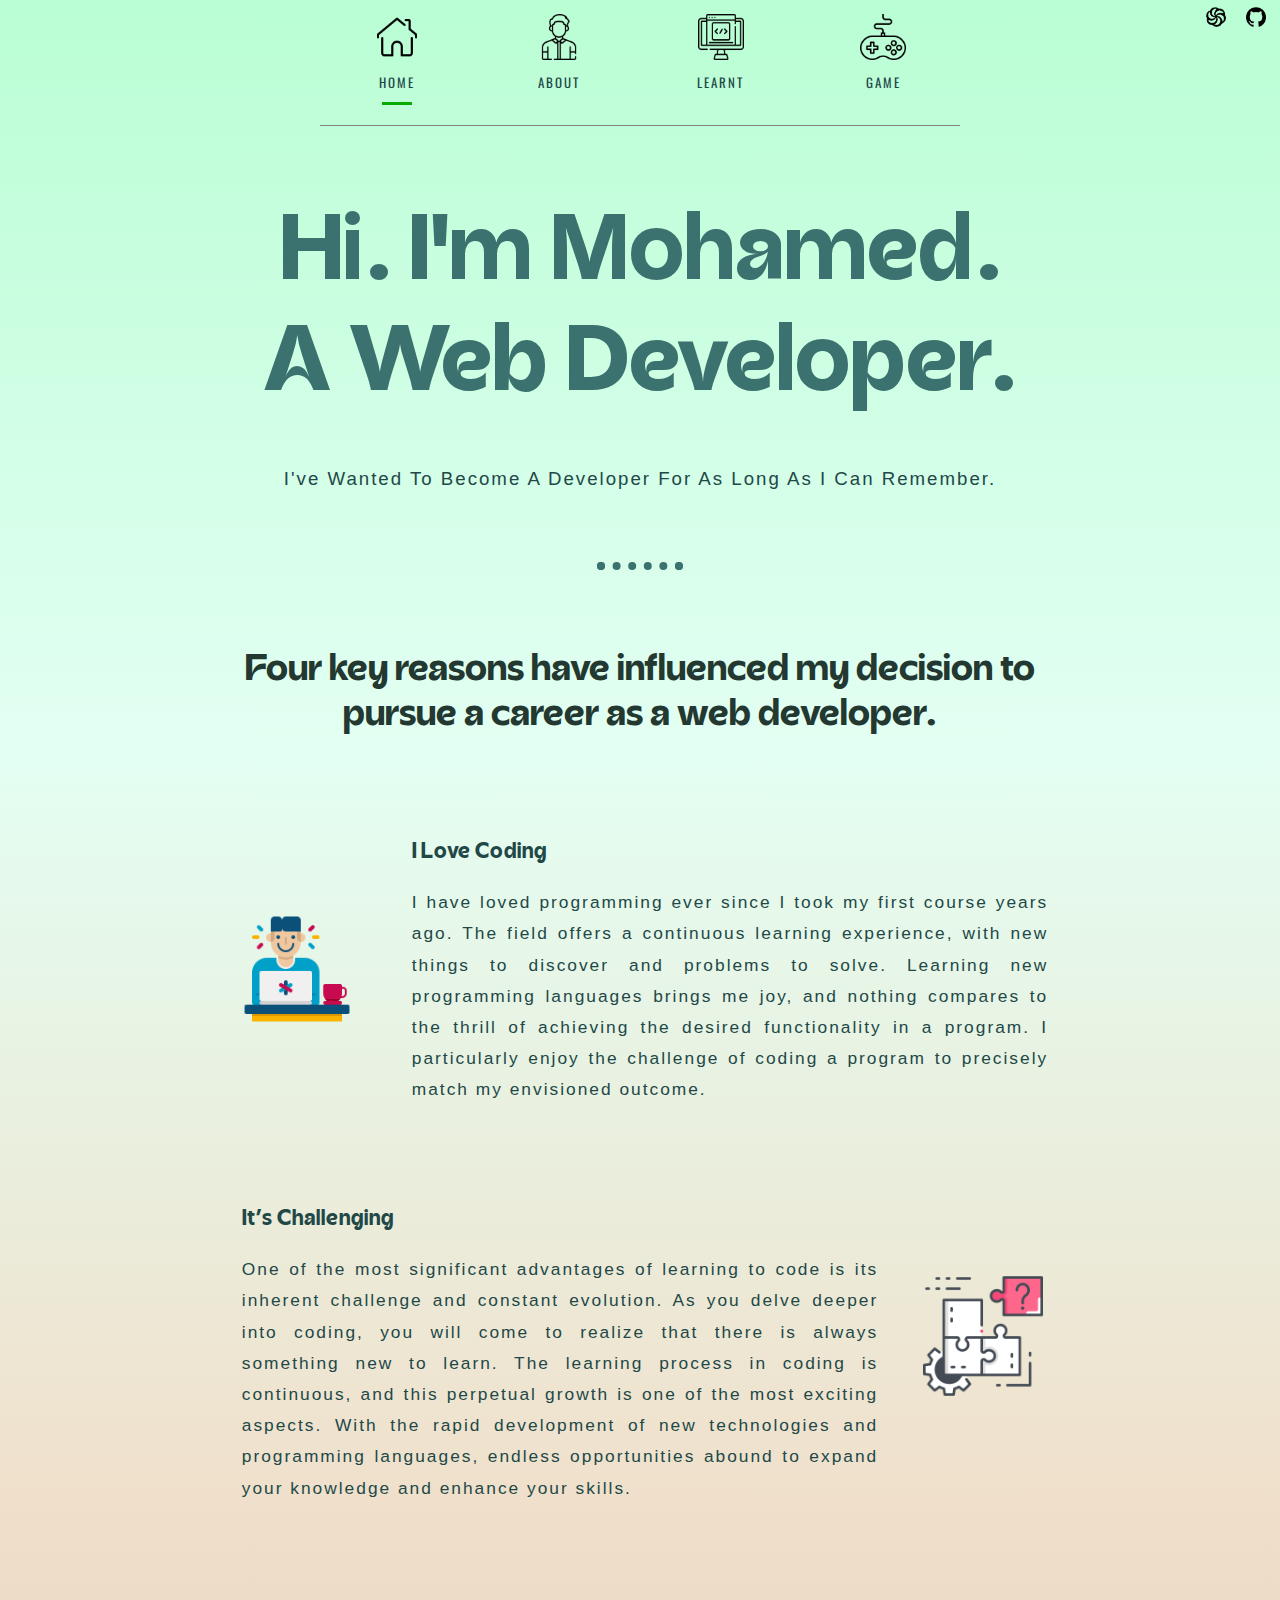
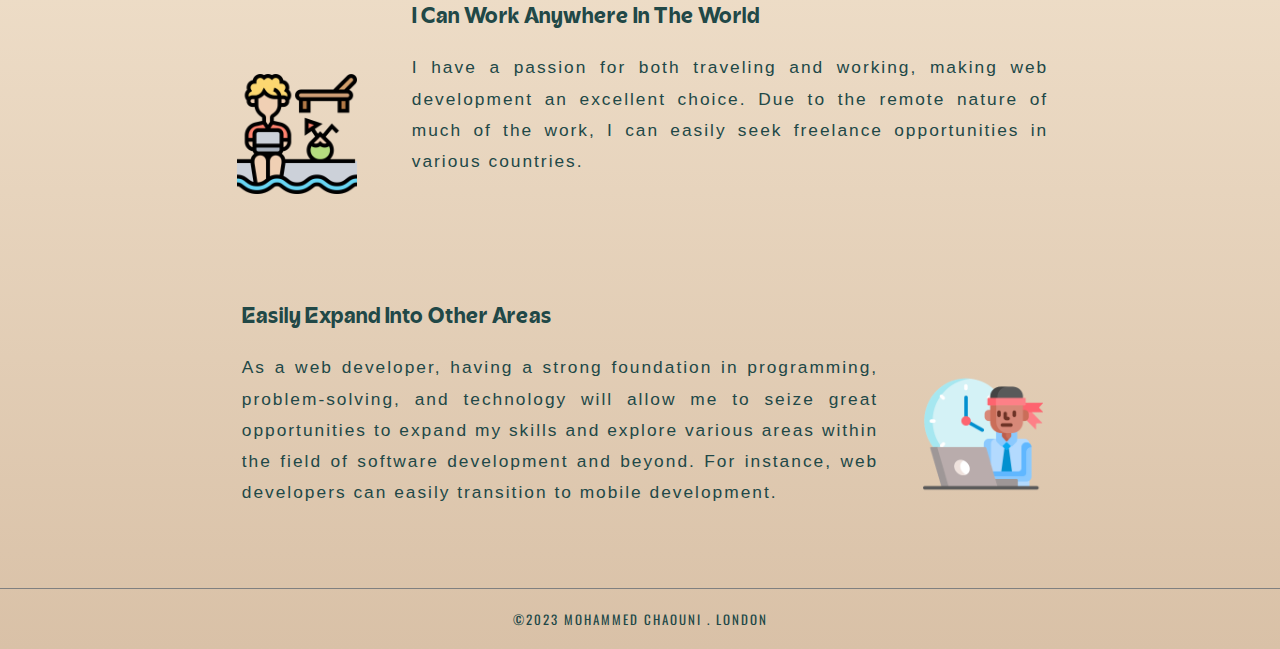
<file: index.html>
<!DOCTYPE html>
<html lang="en">
<head>
    <meta charset="UTF-8">
    <meta http-equiv="X-UA-Compatible" content="IE=edge">
    <meta name="viewport" content="width=device-width, initial-scale=1.0">
    <link rel="icon" href="imgs/favicon.ico">
    <link rel="stylesheet" href="style.css">
    <title>Mohamed Chaouni</title>
</head>
<body>
    <header>
        <nav id="homePageNav">
            <ul>
              <li>
                <a href="index.html">
                  <img src="imgs/homepage.png" alt="homepage logo">
                  <p>Home</p><hr id="opened">
                </a>
              </li>
              <li>
                <a href="about.html">
                  <img src="imgs/businessman.png" alt="homepage logo">
                  <p>About</p><hr>
                </a>
              </li>
              <li>
                <a href="learnt.html">
                  <img src="imgs/coding.png" alt="">
                  <p>learnt</p><hr>
                </a>
              </li>
              <li>
                <a href="games.html">
                  <img src="imgs/joystick.png" alt="">
                  <p>Game</p><hr>
                </a>
              </li>
            </ul>
        </nav>
        <div id="floating-menu">
          <a href="#" onclick="showCodewareScore()"><img src="imgs/4691329_codewars_icon.png" alt="codawars logo"></a>
          <a href="https://github.com/ShMuhammad/personal_website" target="_blank"><img src="imgs/github.png" alt="github logo"></a>
        </div>
        <div id="codeware_score"></div>
    </header>

    <main>
      <div class="h1Div">
        <h1><span class="hi">Hi.</span> I'm Mohamed.<br>a web developer.</h1>
      </div>  
      <p>I've wanted to become a developer for as long as I can remember.</p>
      <br><br><br><hr><br>
      <h2>Four key reasons have influenced my decision to pursue a career as a web developer.</h2>
      <article>
        <div class="skill-row">
          <img class="homeImages" src="imgs/freelance.png" alt="coding_img">
          <div>
            <h3>I love coding</h3>
            <p>I have loved programming ever since I took my first course years ago. 
              The field offers a continuous learning experience, with new things to discover and problems to solve. 
              Learning new programming languages brings me joy, and nothing compares to the thrill of achieving the desired functionality in a program. 
              I particularly enjoy the challenge of coding a program to precisely match my envisioned outcome.</p>
          </div>
        </div>
      </article>
      
      <article>
        <div class="skill-row">
          <img class="homeImages imgFloat" src="imgs/problem.png" alt="Challenging image">
          <div>
            <h3>It’s Challenging</h3>
            <p>One of the most significant advantages of learning to code is its inherent challenge and constant evolution. 
              As you delve deeper into coding, you will come to realize that there is always something new to learn. 
              The learning process in coding is continuous, and this perpetual growth is one of the most exciting aspects. 
              With the rapid development of new technologies and programming languages, endless opportunities abound to expand your knowledge and enhance your skills.</p>
            </div>  
          </div>
      </article>
   
      <article>
        <div class="skill-row">
          <img class="homeImages" src="imgs/digital-nomad.png" alt="work anywhere image">
          <div>
            <h3>I can work anywhere in the world</h3>
            <p> I have a passion for both traveling and working, making web development an excellent choice. 
              Due to the remote nature of much of the work, I can easily seek freelance opportunities in various countries.</p>
          </div>  
        </div>
      </article>
      <article>
        <div class="skill-row">
          <img class="homeImages imgFloat" src="imgs/hard-work.png" alt="hard work image">
          <div>
            <h3>Easily Expand into Other Areas</h3>
            <p>As a web developer, having a strong foundation in programming, problem-solving, 
              and technology will allow me to seize great opportunities to expand my skills and explore various areas within the field of software development and beyond. For instance, web developers can easily transition to mobile development.</p>
            </div>
        </div>
      </article>
      
    </main>
    
    <footer>
      <p>©2023 Mohammed Chaouni . London</p>
    </footer>

    <script src="script.js"></script>
</body>
</html>


  <!--<a href="https://www.flaticon.com/free-icons/homepage" title="homepage icons">Homepage icons created by Frey Wazza - Flaticon</a>-->
  <!--<a href="https://www.flaticon.com/free-icons/joystick" title="joystick icons">Joystick icons created by Good Ware - Flaticon</a>-->
  <!--<a href="https://www.flaticon.com/free-icons/person" title="person icons">Person icons created by Freepik - Flaticon</a>-->
  <!--<a href="https://www.flaticon.com/free-icons/library" title="library icons">Library icons created by Smashicons - Flaticon</a>-->
  <!--<a href="https://www.flaticon.com/free-icons/moon" title="moon icons">Moon icons created by Freepik - Flaticon</a>-->
  <!--<a href="https://www.freepik.com/free-vector/code-typing-concept-illustration_10259340.htm#query=coding&position=17&from_view=search&track=sph">Image by storyset</a> on Freepik-->
</file>
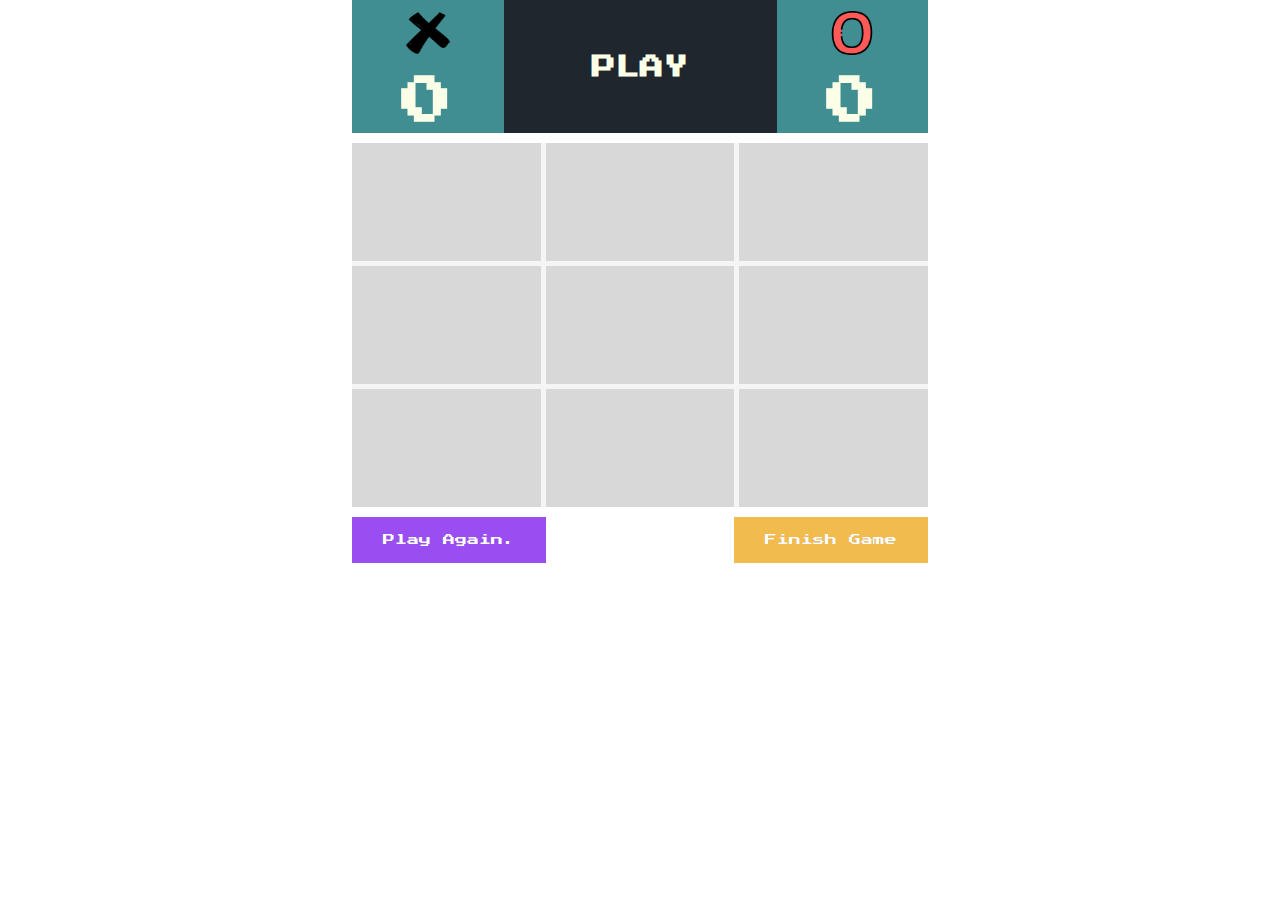
<file: tic_tac_toe_game/index.html>
<!DOCTYPE html>
<html lang="en" dir="ltr">
  <head>
    <meta charset="utf-8">
    <link rel="preconnect" href="https://fonts.googleapis.com">
    <link rel="preconnect" href="https://fonts.gstatic.com" crossorigin>
    <link href="https://fonts.googleapis.com/css2?family=Press+Start+2P&display=swap" rel="stylesheet"> 
    <link rel="stylesheet" href="styles.css">
    <title>Tic Tac Toe</title>
  </head>

  <body>
    <main>

      <section id="result">
        <div class="playerX">
          <img src="images/delete-cross.png" alt="x player image">
          <p id="playerXScore">0</p>      
        </div>
        <div class="resultText">
          <h2 id="resultText">PLAY</h2>
        </div>
        <div class="playerX">
          <img src="images/o.png" alt="o player image">
          <p id="playerOScore">0</p>
        </div>
      </section>

      <section class="buttonSection">
        <div class="buttonDiv">
          <input type="button" name="btn1" value="" onclick="">
          <input type="button" name="btn2" value="" onclick="">
          <input type="button" name="btn3" value="" onclick="">
          <input type="button" name="btn4" value="" onclick="">
          <input type="button" name="btn5" value="" onclick="">
          <input type="button" name="btn6" value="" onclick="">
          <input type="button" name="btn7" value="" onclick="">
          <input type="button" name="btn8" value="" onclick="">
          <input type="button" name="btn9" value="" onclick="">
        </div>
      </section>

      <div class="twoBtns">
        <button onclick="playAgain()">Play Again.</button>
        <button onclick="finishTheGame()">Finish Game</button>
      </div> 

    </main>
    <script src="scripts.js"></script>
  </body>
</html>
</file>
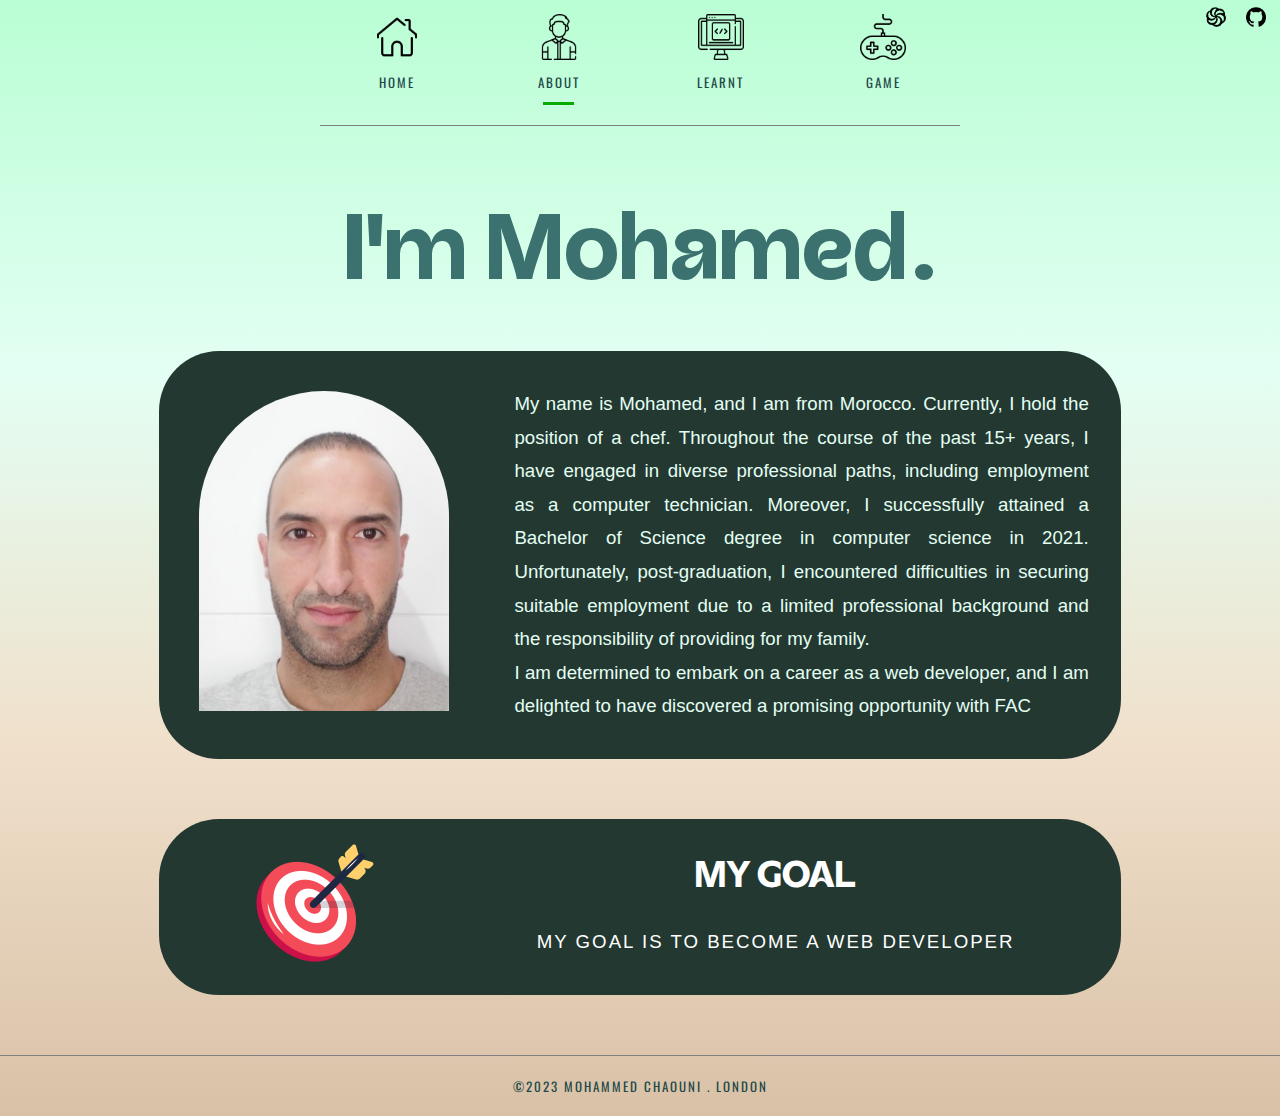
<file: about.html>
<!DOCTYPE html>
<html lang="en">
<head>
    <meta charset="UTF-8">
    <meta name="viewport" content="width=device-width, initial-scale=1.0">
    <link rel="icon" href="imgs/favicon.ico">
    <link rel="stylesheet" href="style.css">
    <title>Mohamed Chaouni</title>
</head>
<body>
    <header>
        <nav>
            <ul>
              <li>
                <a href="index.html">
                  <img src="imgs/homepage.png" alt="homepage logo">
                  <p>Home</p><hr>
                </a>
              </li>
              <li>
                <a href="about.html">
                  <img src="imgs/businessman.png" alt="homepage logo">
                  <p>About</p><hr  id="opened">
                </a>
              </li>
              <li>
                <a href="learnt.html">
                  <img src="imgs/coding.png" alt="">
                  <p>learnt</p><hr>
                </a>
              </li>
              <li>
                <a href="games.html">
                  <img src="imgs/joystick.png" alt="">
                  <p>Game</p><hr>
                </a>
              </li>
            </ul>
        </nav>
        <div id="floating-menu">
          <a href="#" onclick="showCodewareScore()"><img src="imgs/4691329_codewars_icon.png" alt="codawars logo"></a>
          <a href="https://github.com/ShMuhammad/personal_website" target="_blank"><img src="imgs/github.png" alt=""></a>
        </div>
        <div id="codeware_score"></div>
    </header>
    <main>
      <div class="h1Div">
        <h1>I'm Mohamed.</h1>
      </div>
      <section>
        <div id="container">
          <img id="myPic" src="imgs/pic.jpg" alt="my picture">
          <p id="aboutMeP">My name is Mohamed, and I am from Morocco. Currently, I hold the position of a chef. 
            Throughout the course of the past 15+ years, I have engaged in diverse professional paths, including employment as a computer technician. 
            Moreover, I successfully attained a Bachelor of Science degree in computer science in 2021. Unfortunately, post-graduation, 
            I encountered difficulties in securing suitable employment due to a limited professional background and the responsibility of providing for my family. <br>
            I am determined to embark on a career as a web developer, and I am delighted to have discovered a promising opportunity with FAC</p>
        </div>
        </section>
        <section id="middleSection">
          <img src="imgs/target.png" alt="targer image">
          <div id="goalText">
            <h2>My goal</h2>
            <p>My goal is to become a web developer</p>
          </div>
        </section>

    </main>

    <footer>
      <p>©2023 Mohammed Chaouni . London</p>
    </footer>

    <script src="script.js"></script>
</body>
</html>


  <!--<a href="https://www.flaticon.com/free-icons/homepage" title="homepage icons">Homepage icons created by Frey Wazza - Flaticon</a>-->
  <!--<a href="https://www.flaticon.com/free-icons/joystick" title="joystick icons">Joystick icons created by Good Ware - Flaticon</a>-->
  <!--<a href="https://www.flaticon.com/free-icons/person" title="person icons">Person icons created by Freepik - Flaticon</a>-->
  <!--<a href="https://www.flaticon.com/free-icons/library" title="library icons">Library icons created by Smashicons - Flaticon</a>-->
  <!--<a href="https://www.flaticon.com/free-icons/moon" title="moon icons">Moon icons created by Freepik - Flaticon</a>-->
</file>
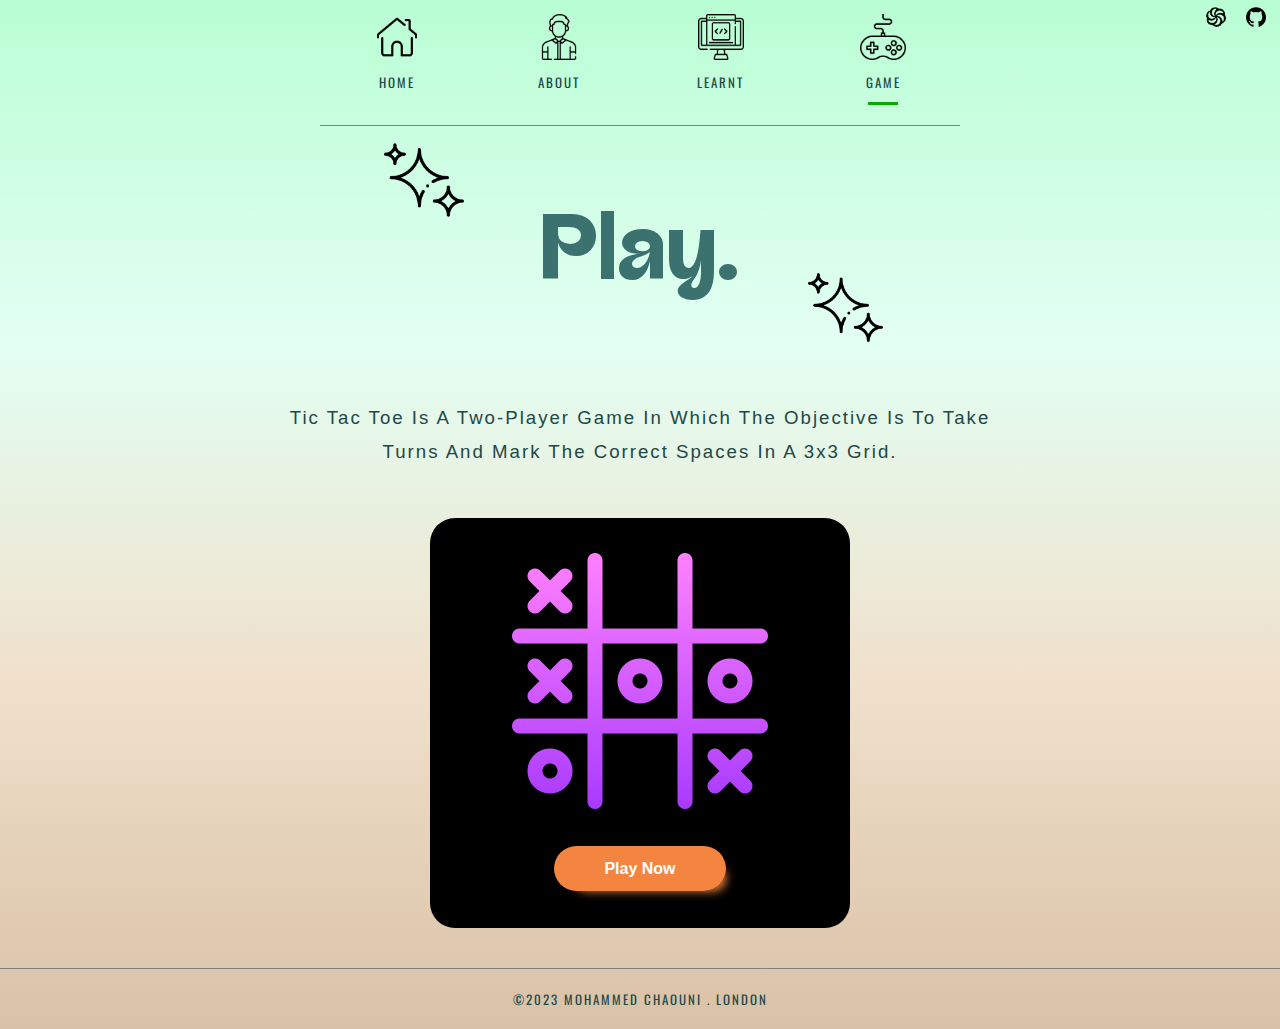
<file: games.html>
<!DOCTYPE html>
<html lang="en">
<head>
    <meta charset="UTF-8">
    <meta name="viewport" content="width=device-width, initial-scale=1.0">
    <link rel="icon" href="imgs/favicon.ico">
    <link rel="stylesheet" href="style.css">
    <title>Mohamed Chaouni</title>
</head>
<body>
    <header>
        <nav>
            <ul>
              <li>
                <a href="index.html">
                  <img src="imgs/homepage.png" alt="homepage logo">
                  <p>Home</p><hr>
                </a>
              </li>
              <li>
                <a href="about.html">
                  <img src="imgs/businessman.png" alt="homepage logo">
                  <p>About</p><hr>
                </a>
              </li>
              <li>
                <a href="learnt.html">
                  <img src="imgs/coding.png" alt="">
                  <p>learnt</p><hr>
                </a>
              </li>
              <li>
                <a href="games.html">
                  <img src="imgs/joystick.png" alt="">
                  <p>Game</p><hr   id="opened">
                </a>
              </li>
            </ul>
        </nav>
        <div id="floating-menu">
          <a href="#" onclick="showCodewareScore()"><img src="imgs/4691329_codewars_icon.png" alt="codawars logo"></a>
          <a href="https://github.com/ShMuhammad/personal_website" target="_blank"><img src="imgs/github.png" alt=""></a>
        </div>
        <div id="codeware_score"></div>
    </header>

    <main id="gameMain">
      <div class="h1Div">
        <h1>Play.</h1>
      </div>
      <img id="leftImg" src="imgs/star.png" alt="star image">
      <img id="rightImg" src="imgs/star.png" alt="star image">
      <p id="gameP">Tic Tac Toe is a two-player game in which the objective is to take turns and mark the correct spaces in a 3x3 grid.</p>
      <section class="gameSection">
        <img src="imgs/tic-tac-toe.png" alt="tic-tac-toe game">
        <a href="tic_tac_toe_game/index.html" target="_blank">Play Now</a>
      </section>
      
    </main>
    <footer>
      <p>©2023 Mohammed Chaouni . London</p>
    </footer>

    <script src="script.js"></script>
</body>
</html>


  <!--<a href="https://www.flaticon.com/free-icons/homepage" title="homepage icons">Homepage icons created by Frey Wazza - Flaticon</a>-->
  <!--<a href="https://www.flaticon.com/free-icons/joystick" title="joystick icons">Joystick icons created by Good Ware - Flaticon</a>-->
  <!--<a href="https://www.flaticon.com/free-icons/person" title="person icons">Person icons created by Freepik - Flaticon</a>-->
  <!--<a href="https://www.flaticon.com/free-icons/library" title="library icons">Library icons created by Smashicons - Flaticon</a>-->
  <!--<a href="https://www.flaticon.com/free-icons/moon" title="moon icons">Moon icons created by Freepik - Flaticon</a>-->
</file>
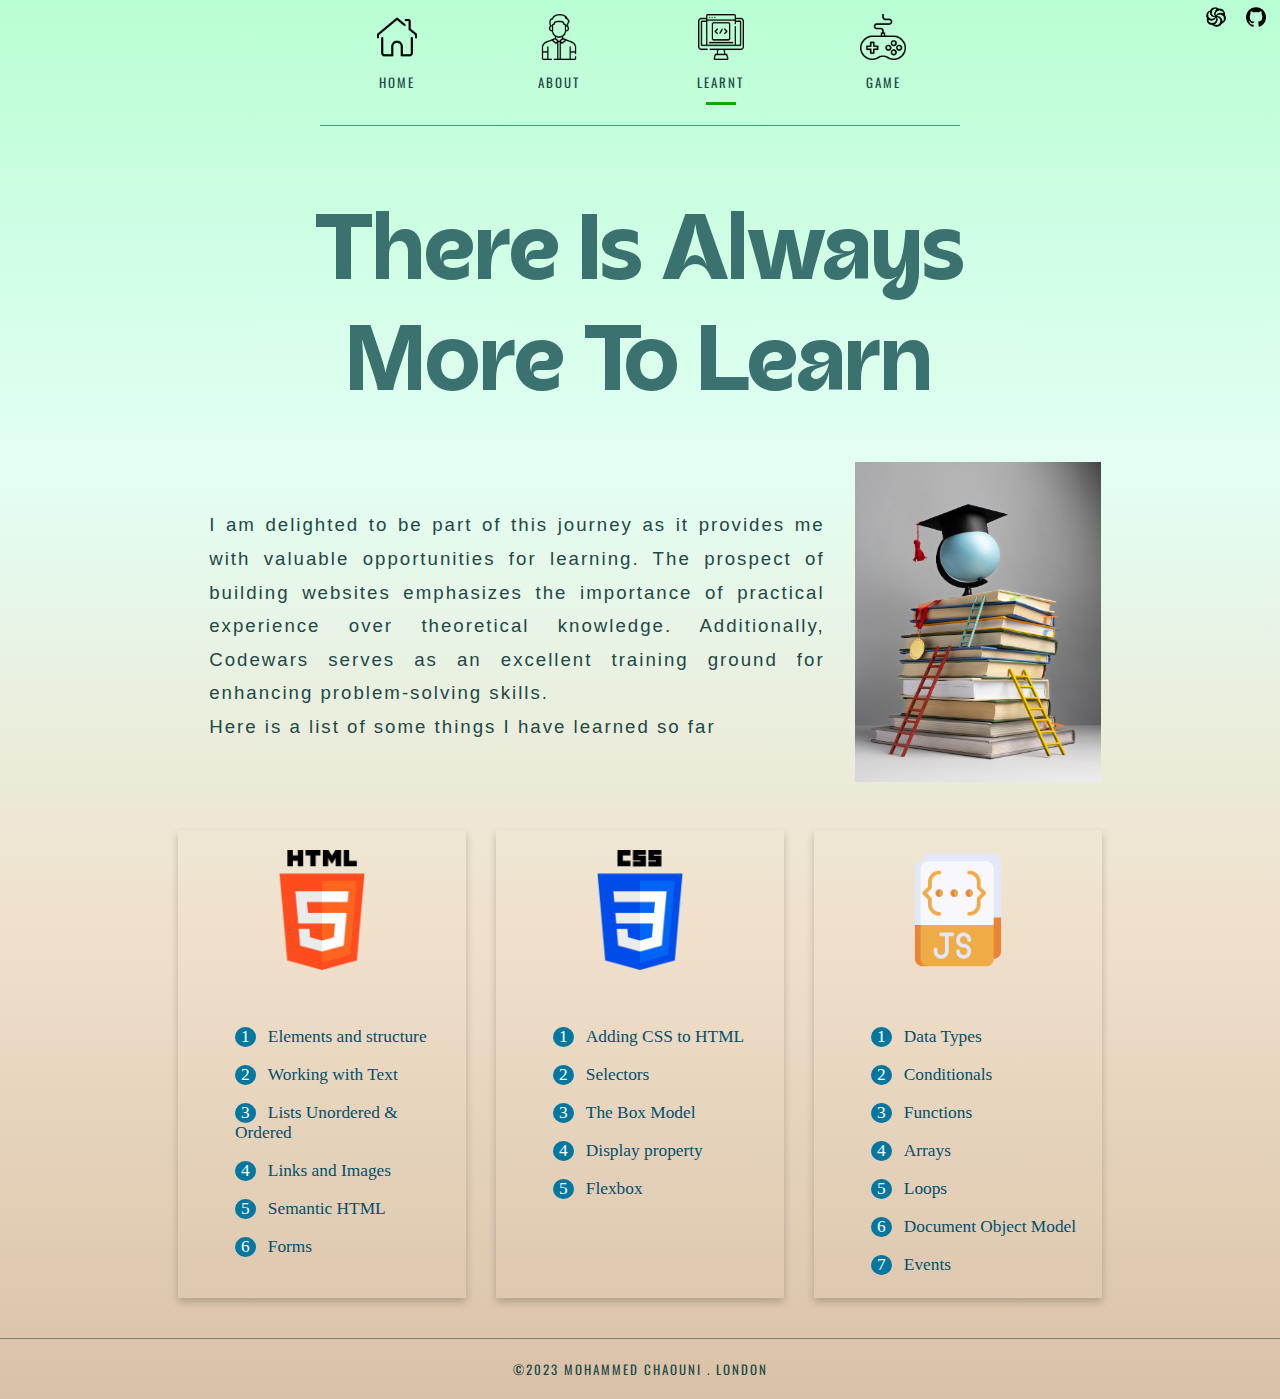
<file: learnt.html>
<!DOCTYPE html>
<html lang="en">
<head>
    <meta charset="UTF-8">
    <meta name="viewport" content="width=device-width, initial-scale=1.0">
    <link rel="icon" href="imgs/favicon.ico">
    <link rel="stylesheet" href="style.css">
    <title>Mohamed Chaouni</title>
</head>
<body>
    <header>
        <nav>
            <ul>
              <li>
                <a href="index.html">
                  <img src="imgs/homepage.png" alt="homepage logo">
                  <p>Home</p><hr>
                </a>
              </li>
              <li>
                <a href="about.html">
                  <img src="imgs/businessman.png" alt="homepage logo">
                  <p>About</p><hr>
                </a>
              </li>
              <li>
                <a href="learnt.html">
                  <img src="imgs/coding.png" alt="">
                  <p>learnt</p><hr  id="opened">
                </a>
              </li>
              <li>
                <a href="games.html">
                  <img src="imgs/joystick.png" alt="">
                  <p>Game</p><hr>
                </a>
              </li>
            </ul>
        </nav>
        <div id="floating-menu">
          <a href="#" onclick="showCodewareScore()"><img src="imgs/4691329_codewars_icon.png" alt="codawars logo"></a>
          <a href="https://github.com/ShMuhammad/personal_website" target="_blank"><img src="imgs/github.png" alt=""></a>
        </div>
        <div id="codeware_score"></div>
    </header>

    <main>
      <article>
        <div class="h1Div">
          <h1>There Is Always More To Learn</h1>
        </div>
        <div class="learingImg">
          <p>I am delighted to be part of this journey as it provides me with valuable opportunities for learning. 
            The prospect of building websites emphasizes the importance of practical experience over theoretical knowledge. 
            Additionally, Codewars serves as an excellent training ground for enhancing problem-solving skills. <br>Here is a list of some things I have learned so far</p>
          <img src="imgs/education-day.jpg" alt="learing image">
        </div> 
      </article>
      <section class="learntCards">
        <div class="card">
          <img src="imgs/html-5.png" alt="html logo">
          <div class="container">
            <ol>
              <li>Elements and structure</li>
              <li>Working with Text</li>
              <li>Lists Unordered & Ordered</li>
              <li>Links and Images</li>
              <li>Semantic HTML</li>
              <li>Forms</li>
            </ol>
          </div>
        </div>
        <div class="card">
          <img src="imgs/css-3.png" alt="css logo">
          <div class="container">
            <ol>
              <li>Adding CSS to HTML</li>
              <li>Selectors</li>
              <li>The Box Model</li>
              <li>Display property</li>
              <li>Flexbox</li>
            </ol>
          </div>
        </div>
        <div class="card">
          <img src="imgs/java-script.png" alt="js logo">
          <div class="container">
            <ol>
              <li>Data Types</li>
              <li>Conditionals</li>
              <li>Functions</li>
              <li>Arrays</li>
              <li>Loops</li>
              <li>Document Object Model</li>
              <li>Events</li>
            </ol>
          </div>
        </div>
      </section>
    </main>
    <footer>
      <p>©2023 Mohammed Chaouni . London</p>
    </footer>

    <script src="script.js"></script>
</body>
</html>


  <!--<a href="https://www.flaticon.com/free-icons/homepage" title="homepage icons">Homepage icons created by Frey Wazza - Flaticon</a>-->
  <!--<a href="https://www.flaticon.com/free-icons/joystick" title="joystick icons">Joystick icons created by Good Ware - Flaticon</a>-->
  <!--<a href="https://www.flaticon.com/free-icons/person" title="person icons">Person icons created by Freepik - Flaticon</a>-->
  <!--<a href="https://www.flaticon.com/free-icons/library" title="library icons">Library icons created by Smashicons - Flaticon</a>-->
  <!--<a href="https://www.flaticon.com/free-icons/moon" title="moon icons">Moon icons created by Freepik - Flaticon</a>-->
</file>
<file: style.css>
@import url('https://fonts.googleapis.com/css2?family=Oswald&family=Raleway:wght@700;800&display=swap');
@import url('https://fonts.googleapis.com/css2?family=Montserrat&family=Oswald&family=Raleway:wght@700;800&display=swap');
@font-face {
    font-family: 'Acorn';
    src: local('Acorn Bold'), local('Acorn-Bold'),
        url(fonts/Acorn-Bold.woff2) format('woff2'),
        url(fonts/Acorn-Bold.woff) format('woff'),
        url(fonts/Acorn-Bold.ttf) format('truetype');
    font-weight: 1000;
    
    font-family: 'Montserrat', sans-serif;
    font-family: 'Oswald', sans-serif;
    font-family: 'Raleway', sans-serif;
  }
  

body{
    padding: 0;
    margin: 0;
    background: linear-gradient(to bottom, #b9fed4, #E3FFF3,  #f0e0cb, #D9C1A7);  
    text-align: center;
}

#floating-menu{
    position: fixed;
    top: 2px;
    right: 6px;
    width: fit-content;
    height: fit-content;
    padding: 5px 8px;
    display: flex;
    flex-flow: row;
    align-items: center; 
    justify-content: space-between;
    gap: 20px;
}

#floating-menu img{
    width: 20px;
    height: 20px;
    padding: 0;
}

#codeware_score{
    width: 24%;
    height: 26px;
    position: fixed;
    top: 35px;
    right: 0;
    background-color: #000000;
    background-image: url("https://www.codewars.com/users/MohammedChaouni/badges/small");
    background-repeat: no-repeat;
    background-position:  center;
    visibility: hidden; 

}

header{
    width: 100%;
    height: 200px;
    margin: auto;    
}

nav {
    width: 50%;
    padding: 8px 0;
    margin: auto;
    color: #000000;  
    border-bottom: 1px solid gray;
}

#homePageNav{
    animation-name: navBarMove;
    animation-duration: 1s;
}

@keyframes navBarMove {
    0% {transform: translateY(-100%); opacity: 0.10;}
    50% {transform: translateY(60%); opacity: 0.50;}
    100% {transform: translateY(0%);}
}

.hi{
    display: inline-block;
    animation-name: shake;
    animation-duration: 5s;
    animation-delay: 1s;
    animation-iteration-count: 2;
}
@keyframes shake{
    0% { transform: translate(1px, 1px) rotate(0deg); color: rgb(250, 32, 32);}
    20% { transform: translate(-1px, 0px) rotate(10deg); color: rgb(179, 5, 124);}
    40% { transform: translate(1px, -1px) rotate(-10deg); color: rgb(250, 110, 45);}
    80% { transform: translate(-1px, -1px) rotate(8deg);color: rgb(47, 64, 245);}
    100% { transform: translate(0px, -0px) rotate(-9deg); color: rgb(12, 244, 16);} 
}
  
ul {
    padding: 0;
    margin: auto;
    width: 100%;
    list-style-type: none;
    display: inline-flex;
    gap: 8px;
    align-items: center;
}

li {
  padding: 6px 1px;
  flex-grow: 1; 
  text-align: center;
}

img{
    height:  46px;
    width:46px;
    padding-bottom: 8px;
}

p{
    font-family: 'Oswald', sans-serif;
    letter-spacing: 2px;
    font-size: 13px;
    text-transform: uppercase;
    color: rgb(33, 72, 71);
    margin: 0;
    padding: 0;
}

#liHeader1{
  flex-grow: 4;
}
  
a {
    color: #fff;
    text-decoration: none;
}

hr{
    background: red;
    width: 20%;
    position: relative;
    top: 2px;
    border: none;
    height: 3px; 
    visibility: hidden;  
}

#opened {
    background: rgb(9, 171, 0);
    visibility: visible;
}

a:hover hr {
    visibility: visible;
}

/* ------------------ Main Style ---------------*/
main{
    width: 90%;
    margin: auto;
    
}

.h1Div{
    width: 70%;
    margin: auto;
    display: block;
}

.h1Div h1{
    margin: 0 0 40px 0;
    font-family: Acorn, sans-serif;
    text-transform: capitalize;
    font-size: 70pt;
    letter-spacing: 0;
    text-align: center;
    color: rgb(59, 113, 111);   
}

main p{
    margin: auto;
    width: 70%;
    font-family: 'Segoe UI', Tahoma, Geneva, Verdana, sans-serif;
    font-size: 14pt;
    text-align: center;
    line-height: 1.8;
    text-transform: capitalize;
}

main hr{
    width: 6%;
    border: dotted rgb(59, 113, 111) 8px;
    border-bottom: none;
    margin: 10px auto;
    visibility: visible;
    background-color: transparent;  
}

h2{
    font-family: Acorn, sans-serif;
    font-size: 28pt;
    color: rgb(35, 56, 49);
    font-weight: bold;
    padding: 50px 0 0 0; 
    width: 70%; 
    margin: auto;
}

.skill-row{
    width: 70%;
    margin: 80px auto;
    display:flex; 
}

.skill-row h3 {
    font-family: Acorn, sans-serif;
    font-size: 26pt;
    color: rgb(33, 72, 71);
    text-align: left;
    flex-basis: 60%;
    flex-shrink: 1;
    font-size: 16pt;
    text-transform: capitalize;
    padding: 0 5px;
}

.skill-row p{
    text-align: justify;
    width: 100%;
    padding: 0 5px;
    margin: 0;  
    font-size: 13pt;
    text-transform: none;
    font-family: Arial, Helvetica, sans-serif;
}
  
.homeImages {
    width: 120px;
    height: 120px;
    padding: 90px 50px 10px 0;  
}

.imgFloat{
    order: 2;
    padding: 90px 0 10px 50px; 
}
  


/*------------------Game Page-------------------------*/
#leftImg{
    position: absolute;
    width: 80px;
    height: 80px;
    top: 140px;
    left: 30%;
}
    

#rightImg{
    position: absolute;
    width: 75px;
    height: 75px;
    top: 270px;
    right: 31%;
}

#gameP{
    padding: 50px 0;
}

#gameMain{
    width: 80%;
    margin: 0px auto 40px;
}

.gameSection{
    margin: auto;
    width: 40%;
    height: 400px;
    padding: 5px;
    background-color: #000000;
    border-radius: 25px;
}

.gameSection img{
    display: block;
    margin: 30px auto 40px auto;
    width: 256px;
    height: 256px;

}

.gameSection a {
    margin: 5px auto;
    background: #f48540;
    border-radius: 999px;
    box-shadow: #f48540 10px 10px 10px -10px;
    box-sizing: border-box;
    color: #FFFFFF;
    cursor: pointer;
    font-family: Inter,Helvetica,"Apple Color Emoji","Segoe UI Emoji",NotoColorEmoji,"Noto Color Emoji","Segoe UI Symbol","Android Emoji",EmojiSymbols,-apple-system,system-ui,"Segoe UI",Roboto,"Helvetica Neue","Noto Sans",sans-serif;
    font-size: 16px;
    font-weight: 700;
    line-height: 24px;
    opacity: 1;
    outline: 0 solid transparent;
    padding: 14px 50px;
    width: fit-content;
    word-break: break-word;
    border: 0;
}

/*------------------Learnt Page-------------------------*/
.learingImg{
    margin: auto;
    width: 80%;
    display: flex;
}

.learingImg img{
   width: 28%;
   height: 320px;
}

.learingImg p{
   text-align: justify;
   text-transform: none;
   padding: 5px 30px;
 }



.learntCards{
    display: flex;
    gap: 30px;
    justify-content: center;
    margin: 40px 0;
}

.card {
    box-shadow: 0 4px 8px 0 rgba(0,0,0,0.2);
    transition: 0.3s;
    width: 25%;
    height: fit-content;
}

.card:hover {
    box-shadow: 0 10px 18px 0 rgba(0,0,0,0.2);
}
  
.card img {
    padding: 20px;
    width: 120px;
    height: 120px;
}
  
.container {
    padding: 2px 16px;
    height: 300px;
}

.container ol {
    margin-top: 25px;
    list-style: none;
    counter-reset: item;
  }
  .container li {
    counter-increment: item;
    margin-bottom: 6px;
    text-align: left;
    font-size: 13pt;
   
    color: rgb(2, 80, 106);
  }
  .container li:before {
    margin-right: 12px;
    content: counter(item);
    background: rgb(3, 119, 157);
    border-radius: 100%;
    color: white;
    width: 1.2em;
    text-align: center;
    display: inline-block;
  }
 

/*------------------About me Page-------------------------*/
#container {
    width: 80%;
    margin: auto;
    padding: 20px;
    display: flex;
    align-items: center;
    justify-content: center;
    background-color: rgb(35, 56, 49);
    border-radius: 60px;
  }


#myPic{
   width: 260px;
   height: 320px;
   margin: 20px;
   border-top-left-radius: 180px;
   border-top-right-radius: 180px;
  
  }

  #aboutMeP{
    margin-left: 45px;
    text-align: justify;
    color: #E3FFF3;
    font-family: Arial, Helvetica, sans-serif;
    text-transform: none;
    letter-spacing: normal;
    padding: 0 12px 0 0;
  }

  #middleSection{
    margin: 60px auto;
    width: 80%;
    background-color: rgb(35, 56, 49);
    padding: 20px;
    display: flex;
    justify-content: center;
    border-radius: 60px;
  }
 
#goalText{
    width: 55%;
    margin: auto;
  }


#goalText > *{
    text-transform: uppercase;;
    color: #fff;
    margin: 0;
    padding: 12px 0;
    width: 100%;
  }

  #middleSection img{
    width: 128px;
    height: 128px;
    margin: auto;
  }

  footer{
    width: 100%;
    margin: 0;
    padding: 20px 0px 20px 0;
    font-size: 18pt;
    letter-spacing: 4px;
    text-align: center;
    border-top: 1px solid gray;
}
</file>
<file: tic_tac_toe_game/styles.css>
body {
  margin: 0;
  font-family: 'Press Start 2P', cursive;
  background-color: #ffffff;
}

main{
  width: 60%;
  margin: auto;
}

#result{
  width: 75%;
  display: flex;
  margin: 0px auto 10px auto;
  background-color: #20262E;
}

.resultText{
  flex-grow: 2;
  text-align: center;
  margin: auto;
  color: #FCFFE7;
}
.playerX {
  padding: 6px;
  background-color: #408E91;
  text-align: center;
  flex-grow: 1
}

#result img{
  width: 44px;
  height: 44px;
  margin: 5px 0 5px 0;
}

#result p{
  margin: 16px auto 0 auto;
  font-size: 38pt;
  font-weight: bolder;
  color: #FCFFE7;
}

.buttonDiv{
  width: 75%;
  margin: auto;
  display: grid;
  grid-template-columns: auto auto auto;
}

input[type="button"]{
  background-color: #D8D8D8;
  border: 5px solid rgba(252, 252, 252, 0.8);
  padding: 42px;
  font-size: 30px;
  text-align: center;
}

input[type="button"]:nth-child(-1n+9) {
  border-left: none;
  border-top: none;
}

input[type="button"]:nth-child(-3n+9) {
  border-right: none;
  border-top: none;
}
input[type="button"]:nth-child(-3n+9) {
  border-right: none;
  border-top: none;
}
input[type="button"]:nth-last-child(-n + 3){
  border-bottom: none;
}

.xChoice{
  background-image: url(images/delete-cross.png);
  background-repeat: no-repeat;
  background-position: center; 
}

.oChoice{
  background-image: url(images/o.png);
  background-repeat: no-repeat;
  background-position: center; 
}

.twoBtns{
  width: 75%;
  margin: auto;
  display: flex;
  justify-content: space-between;
  
}
button{
  display:inline-block;
  padding: 16px 30px;
  margin: 10px 0;
  border: 0.16em solid rgba(255,255,255,0);
  box-sizing: border-box;
  color: #ffffff;
  text-shadow: 0 0.04em 0.04em rgba(0,0,0,0.35);
  text-align:center;
  transition: all 0.2s;
  background-color:#9a4ef1;
  font-size: 9pt;
  font-family: 'Press Start 2P', cursive;
}

button:nth-child(2) {
  background-color:#f1bb4e;
}

button:hover{
  text-shadow: 0 0 2em rgba(255,255,255,1);
  color:#242424;
  border-color:#2c2c2c;
  }
</file>
